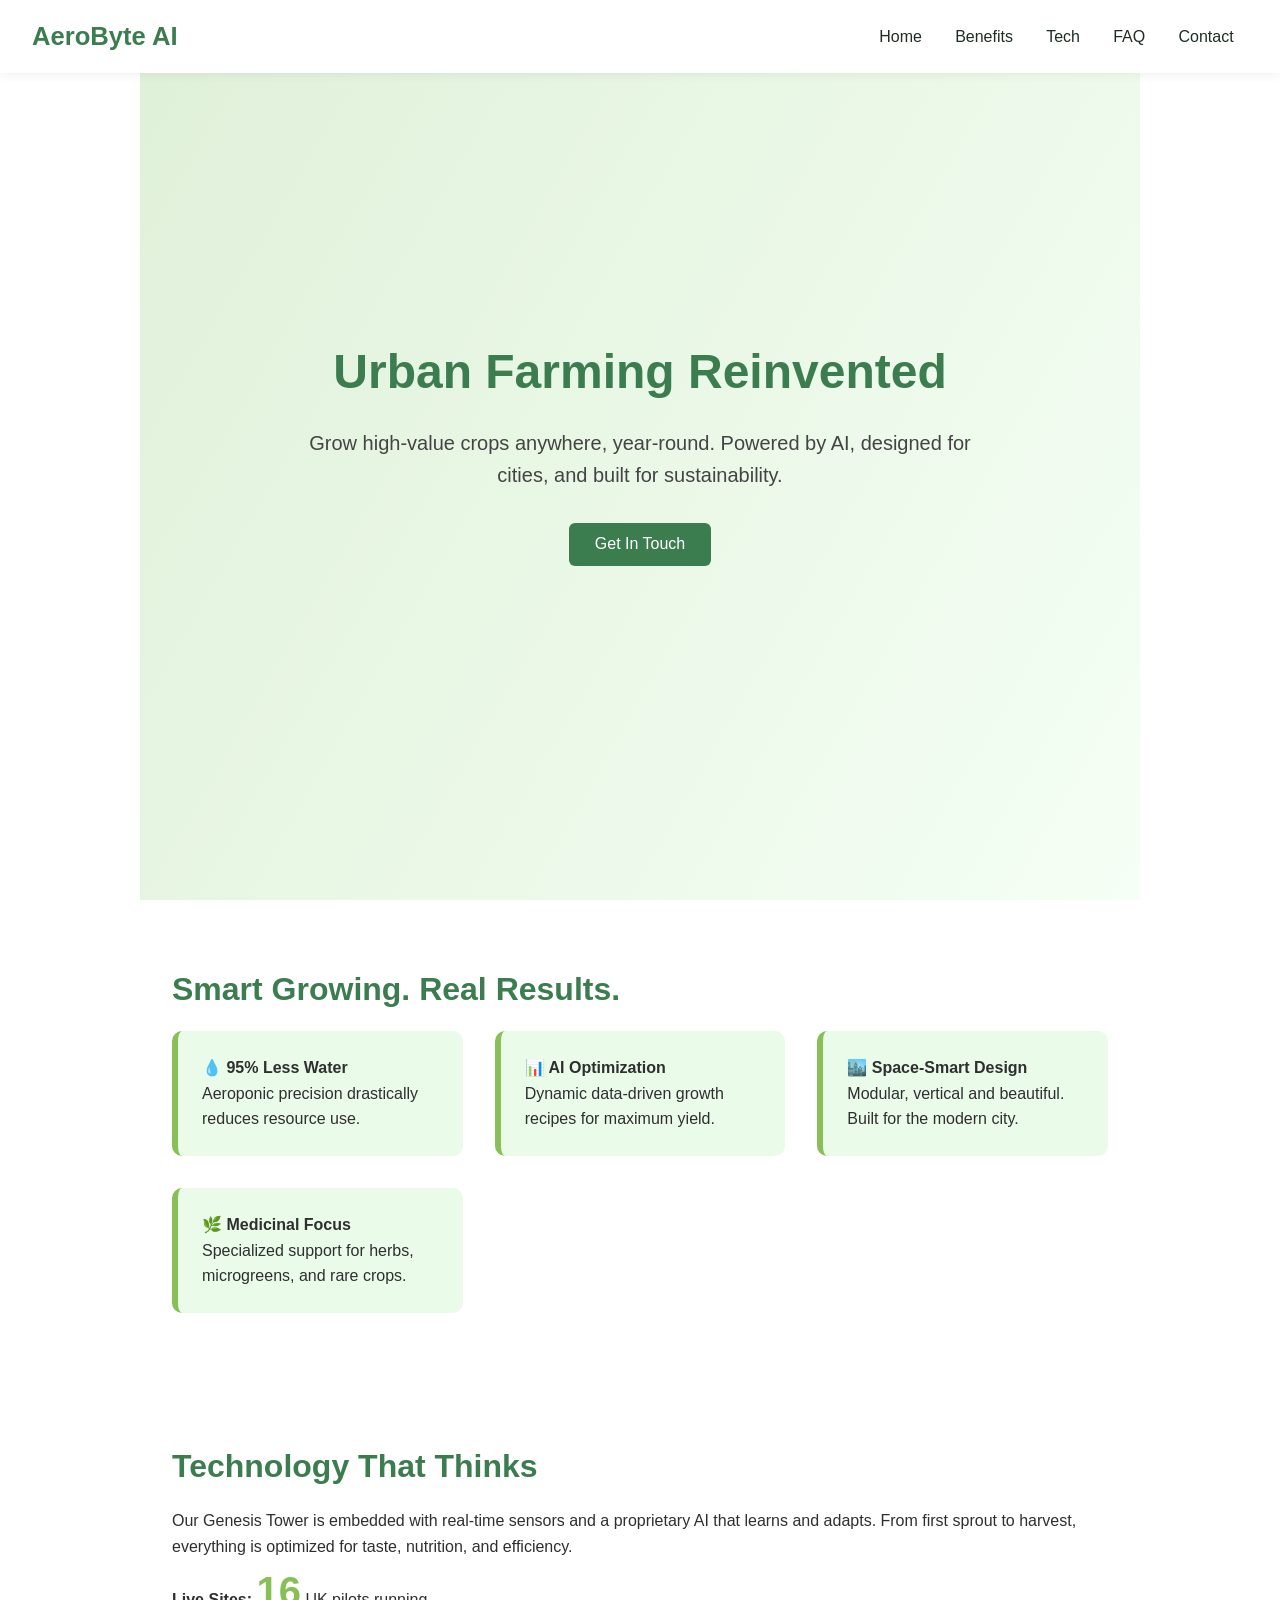
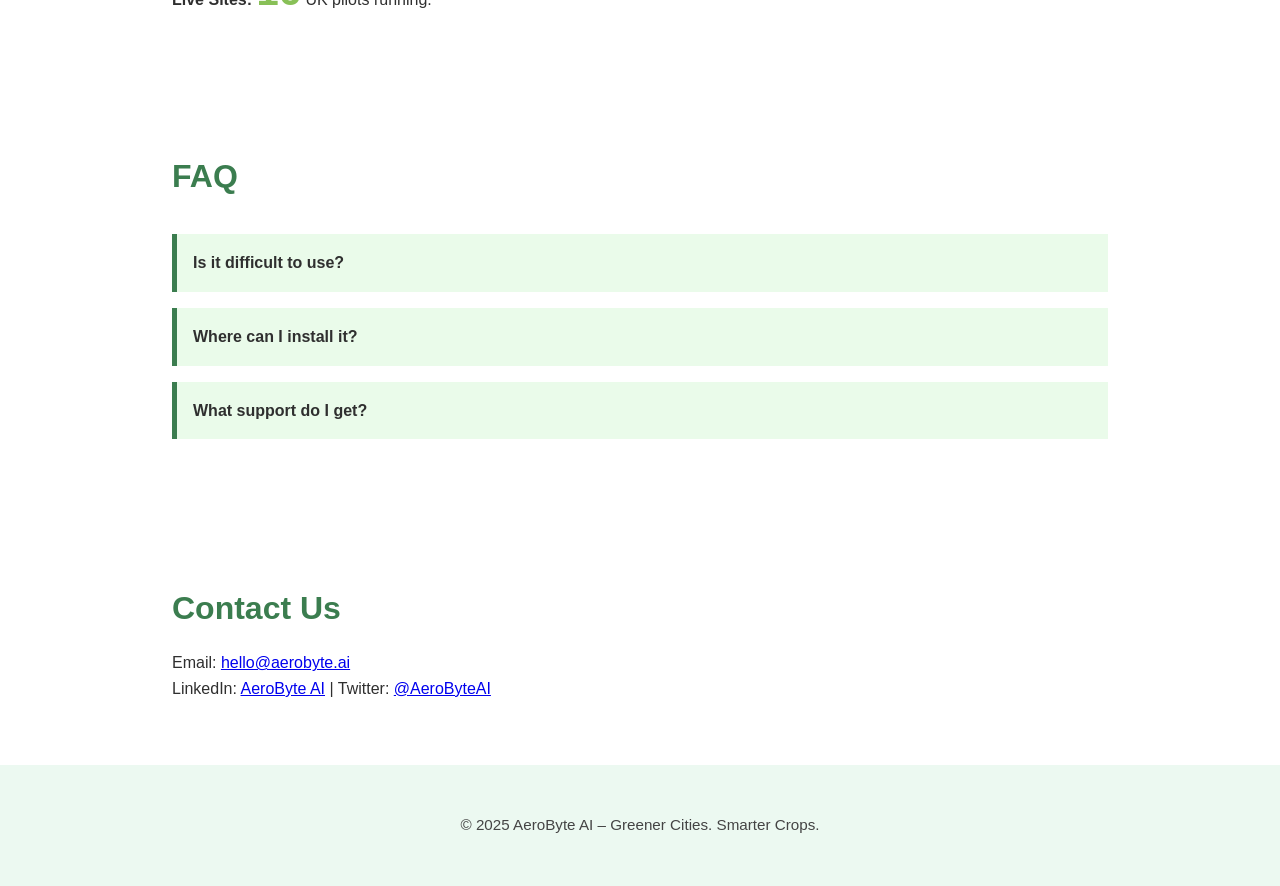
<file: aerobyte-index.html>
<!DOCTYPE html>
<html lang="en">
<head>
  <meta charset="UTF-8" />
  <meta name="viewport" content="width=device-width, initial-scale=1.0"/>
  <title>AeroByte AI – AI-Powered Urban Farming</title>
  <style>
    :root {
      --green: #3b7d4f;
      --light-green: #eafbea;
      --accent: #88c057;
      --dark: #1e2e24;
      --text: #2f2f2f;
      --white: #ffffff;
    }

    * { margin: 0; padding: 0; box-sizing: border-box; }
    body {
      font-family: 'Segoe UI', sans-serif;
      background: var(--white);
      color: var(--text);
      line-height: 1.6;
    }

    header {
      position: fixed; top: 0; left: 0; right: 0;
      background: var(--white);
      display: flex; justify-content: space-between; align-items: center;
      padding: 1rem 2rem;
      box-shadow: 0 2px 10px rgba(0,0,0,0.06);
      z-index: 1000;
    }

    .logo {
      font-weight: 700;
      font-size: 1.6rem;
      color: var(--green);
    }

    nav a {
      margin: 0 0.9rem;
      color: var(--dark);
      text-decoration: none;
      font-weight: 500;
      border-bottom: 2px solid transparent;
    }

    nav a:hover, nav a.active {
      color: var(--green);
      border-bottom: 2px solid var(--accent);
    }

    .hero {
      height: 100vh;
      background: linear-gradient(120deg, #dff0d8, #f5fff5);
      display: flex;
      flex-direction: column;
      justify-content: center;
      align-items: center;
      text-align: center;
      padding: 2rem;
    }

    .hero h1 {
      font-size: 3rem;
      color: var(--green);
      animation: fadeIn 1.5s ease-in-out;
    }

    .hero p {
      font-size: 1.25rem;
      max-width: 700px;
      margin-top: 1rem;
      color: #444;
      animation: fadeIn 2s ease-in-out;
    }

    .cta-btn {
      margin-top: 2rem;
      padding: 0.8rem 1.6rem;
      background: var(--green);
      color: var(--white);
      font-size: 1rem;
      border: none;
      border-radius: 6px;
      cursor: pointer;
      transition: background 0.3s ease;
    }

    .cta-btn:hover {
      background: var(--accent);
    }

    section {
      padding: 4rem 2rem;
      max-width: 1000px;
      margin: auto;
    }

    section h2 {
      font-size: 2rem;
      color: var(--green);
      margin-bottom: 1rem;
    }

    .card-grid {
      display: grid;
      grid-template-columns: repeat(auto-fit, minmax(280px, 1fr));
      gap: 2rem;
    }

    .card {
      background: var(--light-green);
      border-left: 6px solid var(--accent);
      padding: 1.5rem;
      border-radius: 10px;
      transition: transform 0.3s ease;
    }

    .card:hover {
      transform: translateY(-8px);
    }

    .counter {
      font-size: 2.5rem;
      font-weight: bold;
      color: var(--accent);
    }

    .faq {
      margin-top: 2rem;
    }

    .faq-item {
      margin-bottom: 1rem;
    }

    .faq-question {
      background: var(--light-green);
      padding: 1rem;
      cursor: pointer;
      font-weight: 600;
      border-left: 5px solid var(--green);
    }

    .faq-answer {
      display: none;
      padding: 0.8rem 1rem;
      background: #f9f9f9;
      border-left: 5px solid var(--accent);
    }

    footer {
      text-align: center;
      padding: 3rem 1rem;
      background: #ecf9f1;
      font-size: 0.95rem;
      color: #444;
    }

    @keyframes fadeIn {
      from { opacity: 0; transform: translateY(20px); }
      to { opacity: 1; transform: translateY(0); }
    }
  </style>
</head>
<body>

<header>
  <div class="logo">AeroByte AI</div>
  <nav>
    <a href="#home">Home</a>
    <a href="#benefits">Benefits</a>
    <a href="#tech">Tech</a>
    <a href="#faq">FAQ</a>
    <a href="#contact">Contact</a>
  </nav>
</header>

<section class="hero" id="home">
  <h1>Urban Farming Reinvented</h1>
  <p>Grow high-value crops anywhere, year-round. Powered by AI, designed for cities, and built for sustainability.</p>
  <button class="cta-btn" onclick="document.getElementById('contact').scrollIntoView({behavior: 'smooth'})">Get In Touch</button>
</section>

<section id="benefits">
  <h2>Smart Growing. Real Results.</h2>
  <div class="card-grid">
    <div class="card"><strong>💧 95% Less Water</strong><br/>Aeroponic precision drastically reduces resource use.</div>
    <div class="card"><strong>📊 AI Optimization</strong><br/>Dynamic data-driven growth recipes for maximum yield.</div>
    <div class="card"><strong>🏙️ Space-Smart Design</strong><br/>Modular, vertical and beautiful. Built for the modern city.</div>
    <div class="card"><strong>🌿 Medicinal Focus</strong><br/>Specialized support for herbs, microgreens, and rare crops.</div>
  </div>
</section>

<section id="tech">
  <h2>Technology That Thinks</h2>
  <p>Our Genesis Tower is embedded with real-time sensors and a proprietary AI that learns and adapts. From first sprout to harvest, everything is optimized for taste, nutrition, and efficiency.</p>
  <p><strong>Live Sites:</strong> <span class="counter" id="liveCounter">0</span> UK pilots running.</p>
</section>

<section id="faq">
  <h2>FAQ</h2>
  <div class="faq">
    <div class="faq-item">
      <div class="faq-question">Is it difficult to use?</div>
      <div class="faq-answer">Not at all! The AI dashboard makes growing effortless, even for beginners.</div>
    </div>
    <div class="faq-item">
      <div class="faq-question">Where can I install it?</div>
      <div class="faq-answer">Anywhere — kitchens, rooftops, wellness centers, restaurants, schools.</div>
    </div>
    <div class="faq-item">
      <div class="faq-question">What support do I get?</div>
      <div class="faq-answer">All clients receive concierge setup and remote AI-powered guidance.</div>
    </div>
  </div>
</section>

<section id="contact">
  <h2>Contact Us</h2>
  <p>Email: <a href="mailto:hello@aerobyte.ai">hello@aerobyte.ai</a></p>
  <p>LinkedIn: <a href="#">AeroByte AI</a> | Twitter: <a href="#">@AeroByteAI</a></p>
</section>

<footer>
  &copy; 2025 AeroByte AI – Greener Cities. Smarter Crops.
</footer>

<script>
  // Counter animation
  let count = 0, target = 27;
  const counterEl = document.getElementById("liveCounter");
  const step = () => {
    if (count < target) {
      count++;
      counterEl.textContent = count;
      setTimeout(step, 80);
    }
  };
  window.addEventListener("load", step);

  // FAQ toggle
  document.querySelectorAll(".faq-question").forEach(q => {
    q.addEventListener("click", () => {
      const answer = q.nextElementSibling;
      answer.style.display = answer.style.display === "block" ? "none" : "block";
    });
  });
</script>

</body>
</html>
</file>
